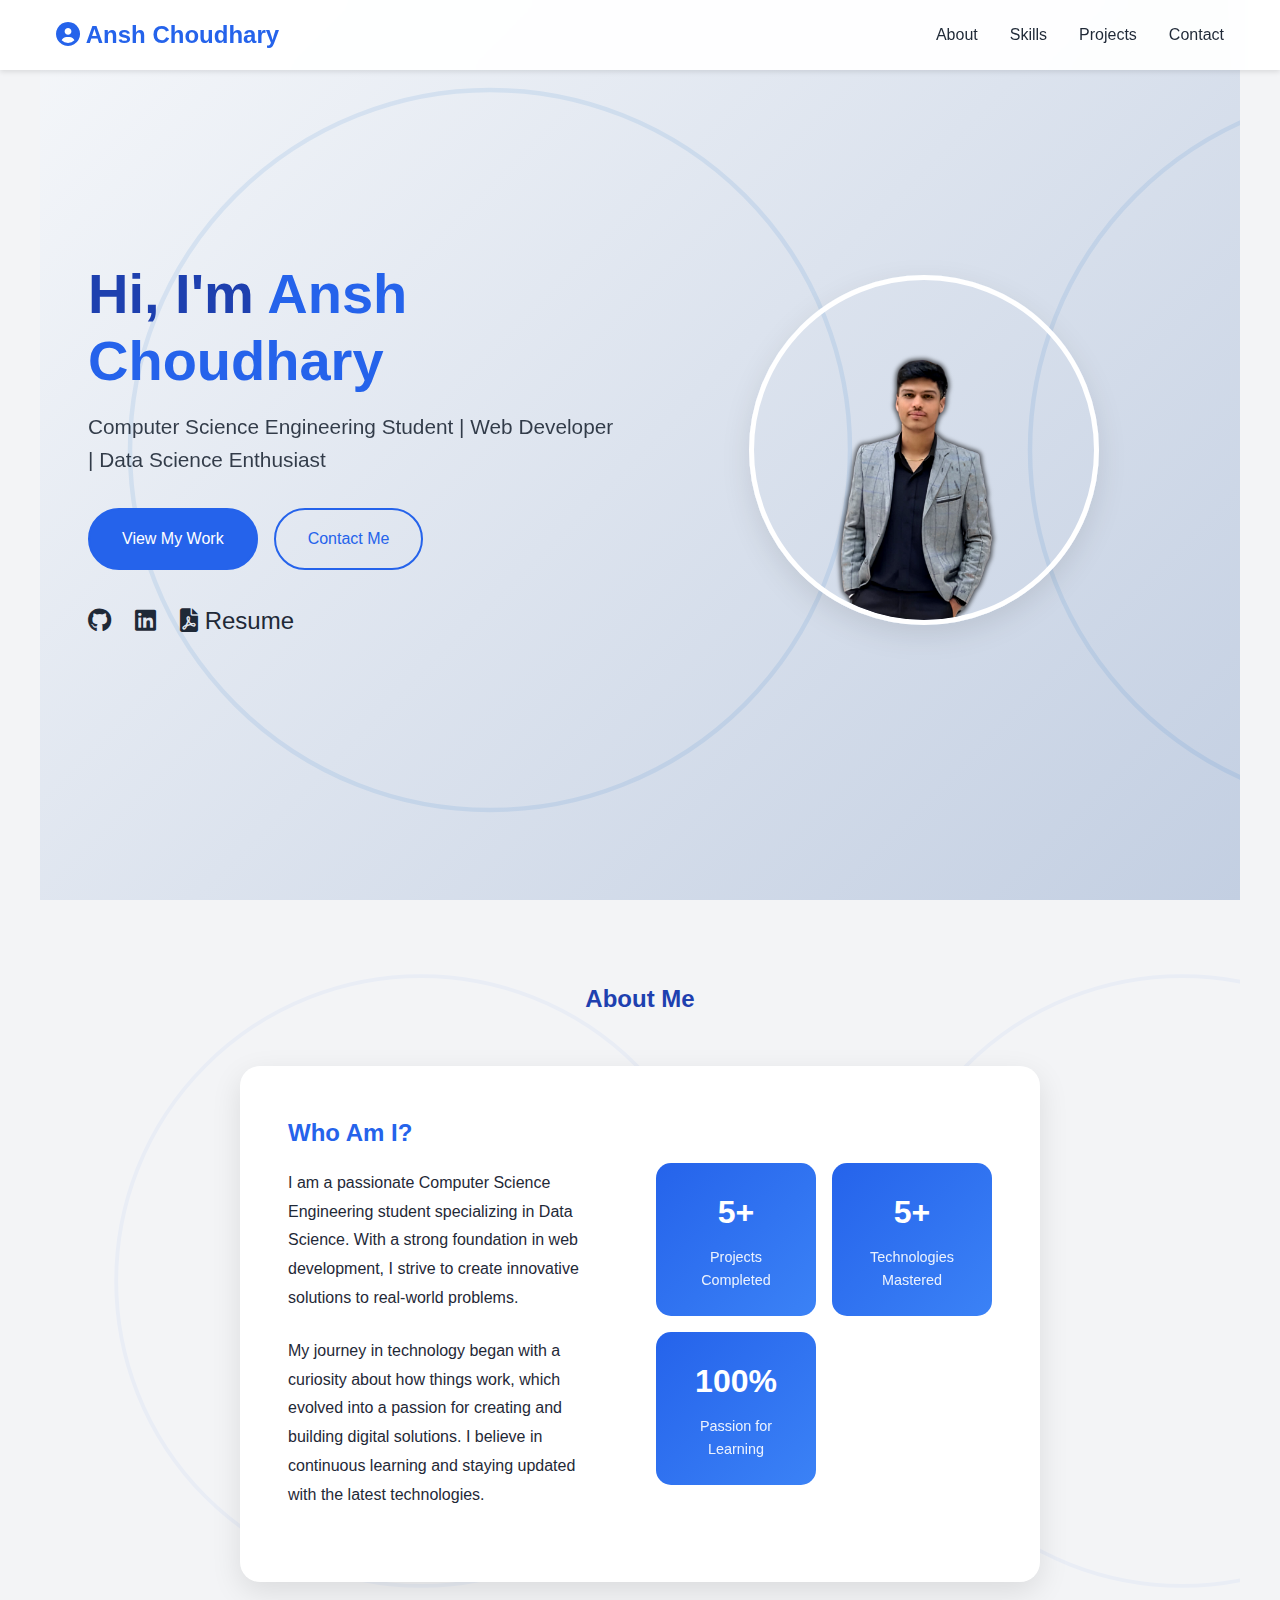
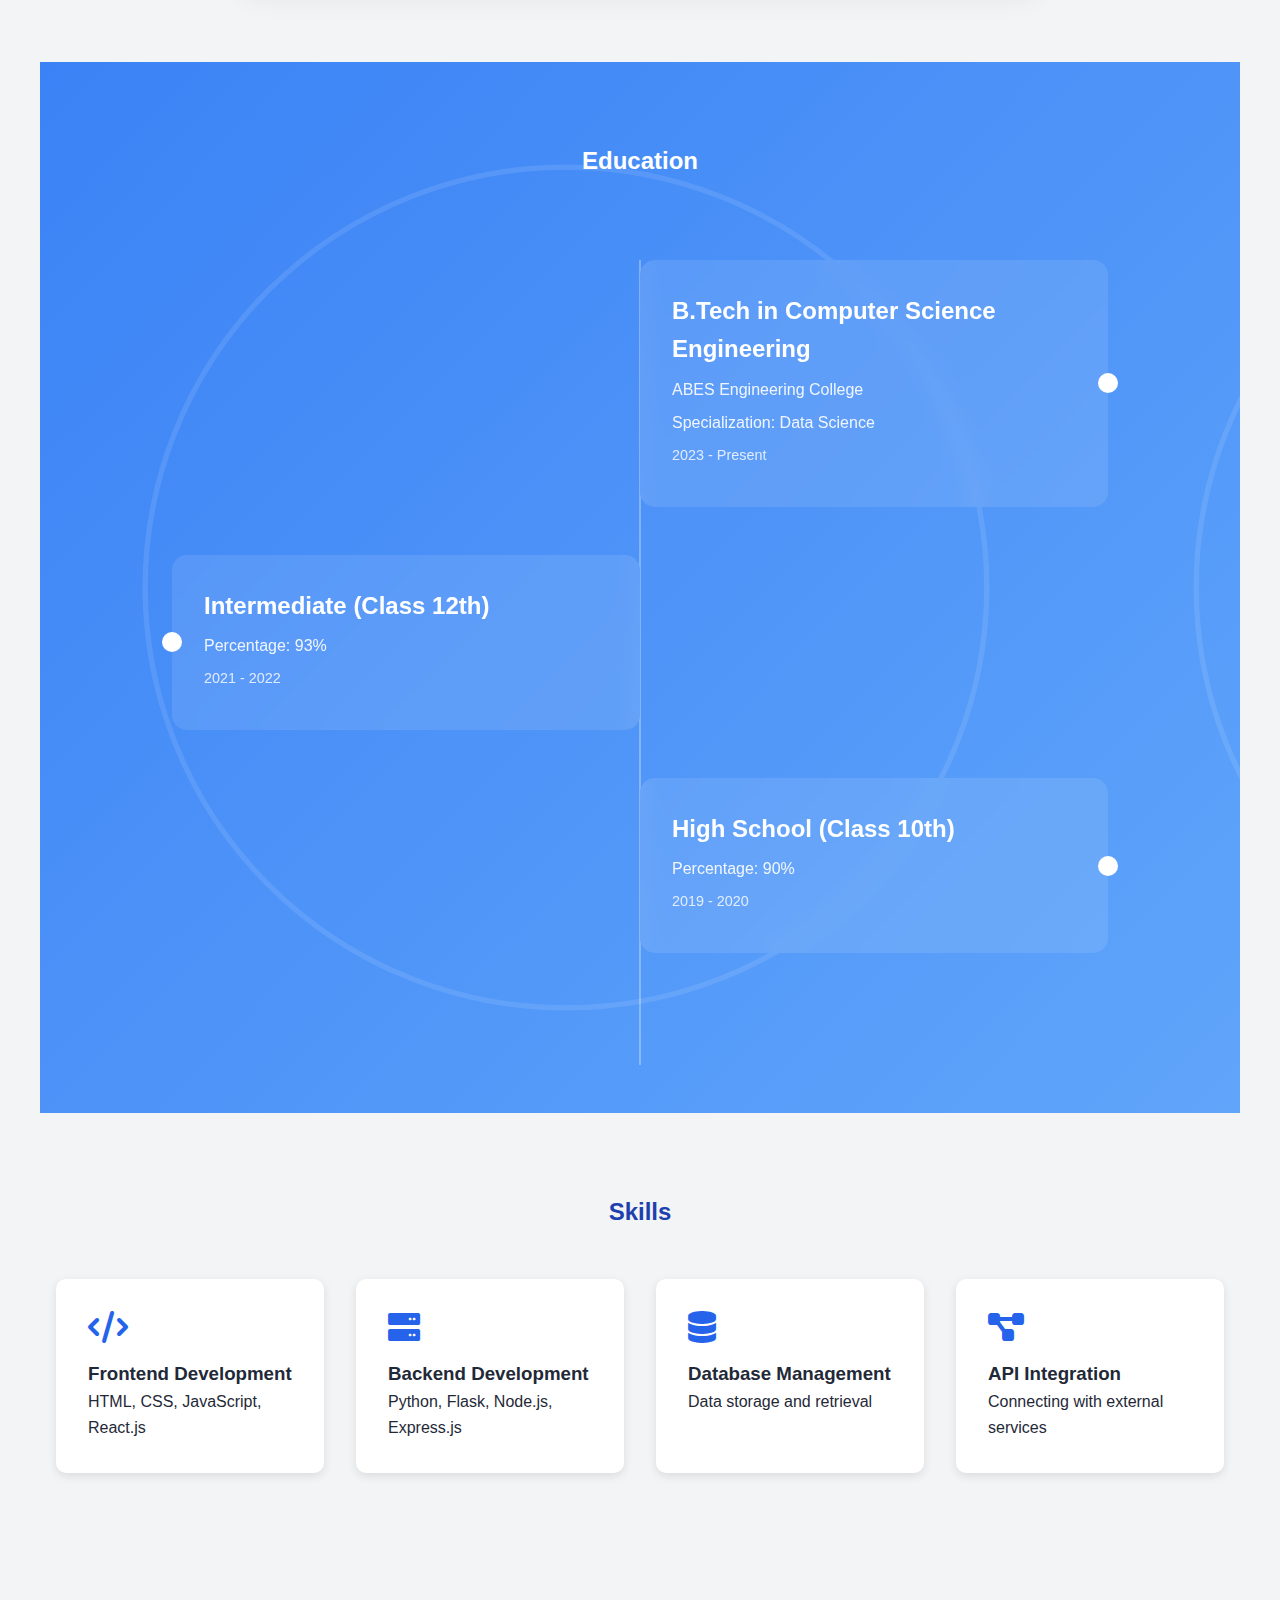
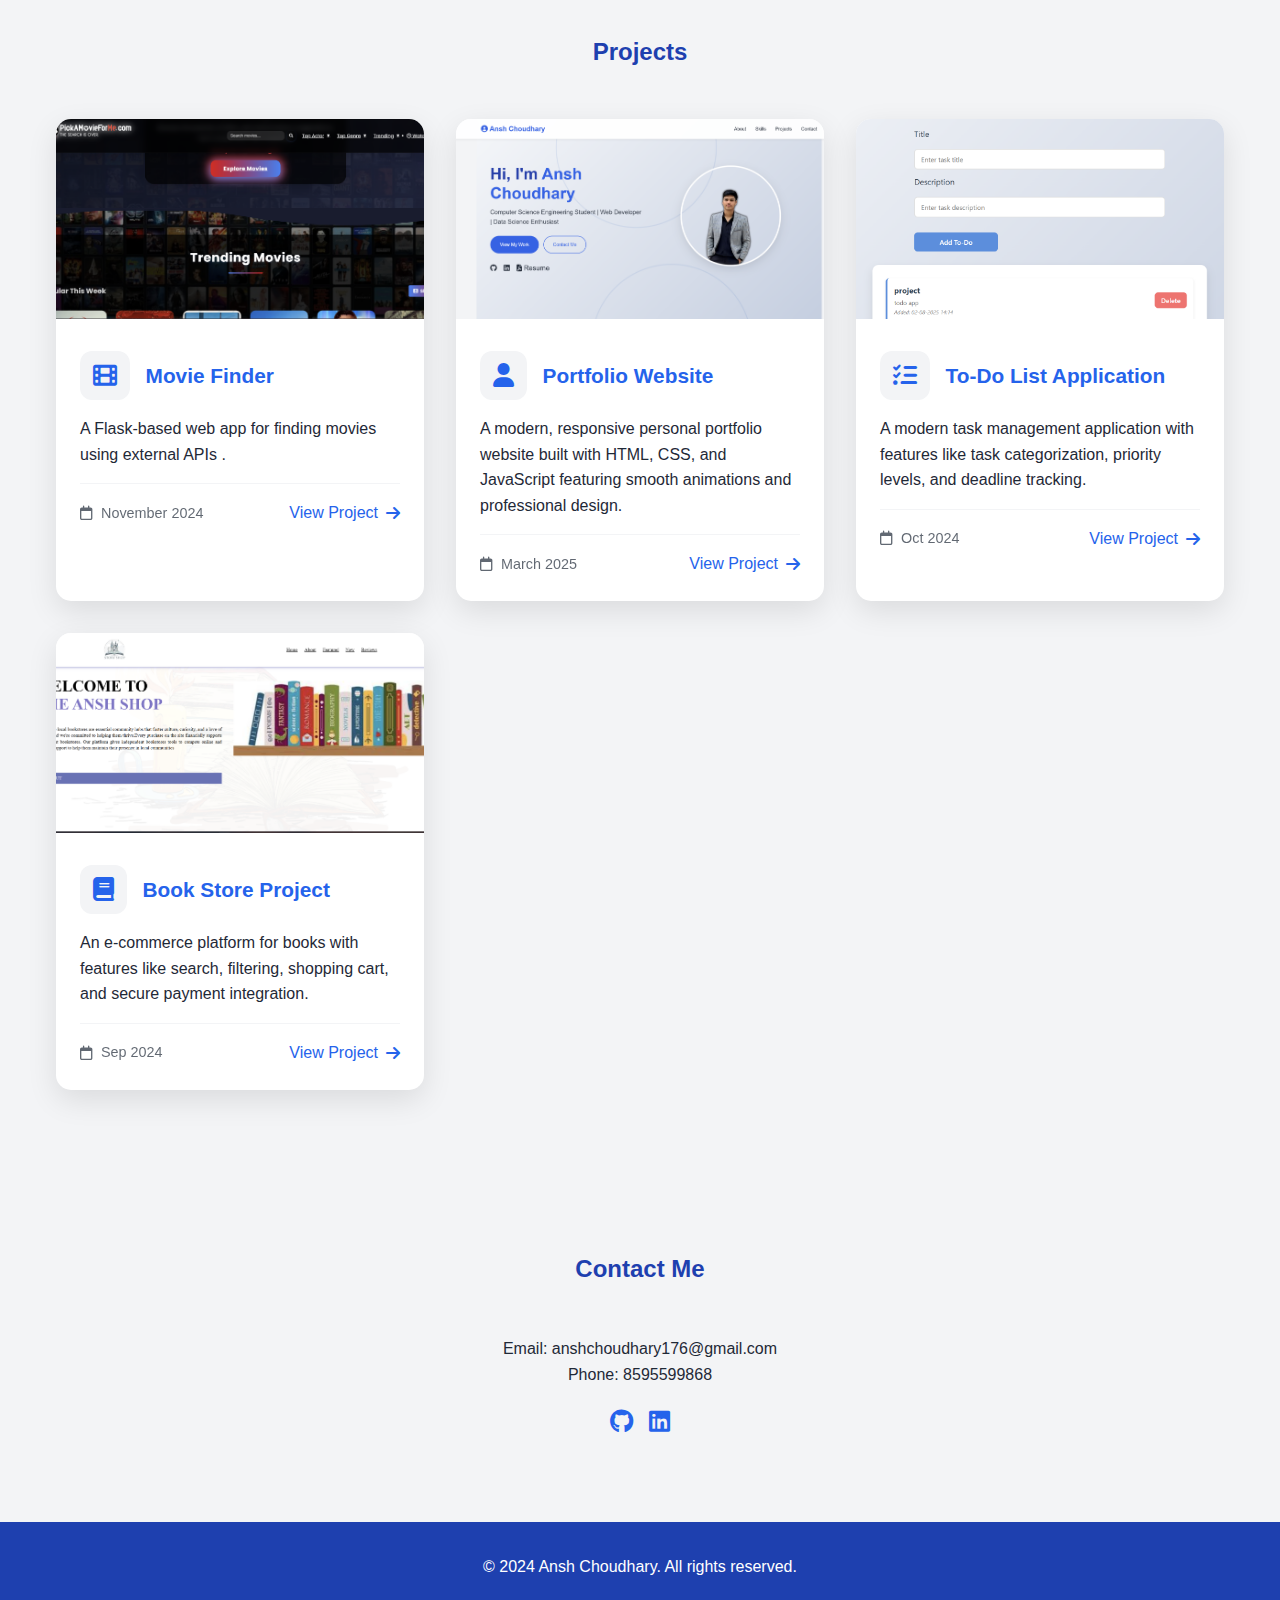
<file: portfolio-website/index.html>
<!DOCTYPE html>
<html lang="en">
<head>
    <meta charset="UTF-8">
    <meta name="viewport" content="width=device-width, initial-scale=1.0">
    <title>Ansh Choudhary | Portfolio</title>
    <link rel="stylesheet" href="https://cdnjs.cloudflare.com/ajax/libs/font-awesome/6.0.0/css/all.min.css">
    <link rel="stylesheet" href="portFolio.css">
</head>
<body>
    <nav>
        <div class="nav-container">
            <div class="logo"><i class="fas fa-user-circle"></i> Ansh Choudhary</div>
            <div class="nav-links">
                <a href="#about">About</a>
                <a href="#skills">Skills</a>
                <a href="#projects">Projects</a>
                <a href="#contact">Contact</a>
            </div>
        </div>
    </nav>

    <section class="hero">
        <div class="hero-content">
            <div class="hero-text">
                <h1>Hi, I'm <span>Ansh Choudhary</span></h1>
                <p>Computer Science Engineering Student | Web Developer | Data Science Enthusiast</p>
                <div class="cta-buttons">
                    <a href="#projects" class="cta-button">View My Work</a>
                    <a href="#contact" class="cta-button secondary">Contact Me</a>
                </div>
                <div class="social-links-hero">
                    <a href="https://github.com/Ansh-choudhary08"><i class="fab fa-github"></i></a>
                    <a href="https://www.linkedin.com/in/ansh-choudhary-ba630b293/"><i class="fab fa-linkedin"></i></a>
                    <a href="ANSH CHOUDHARY.pdf" class="resume-link" download><i class="fas fa-file-pdf"></i> Resume</a>
                </div>
            </div>
            <div class="hero-image">
                <img src="images/ANSH CHOUDHARY.png" alt="Ansh Choudhary" class="profile-image">
            </div>
        </div>
    </section>

    <section id="about">
        <h2 class="section-title">About Me</h2>
        <div class="about-content">
            <div class="about-text">
                <h3>Who Am I?</h3>
                <p>I am a passionate Computer Science Engineering student specializing in Data Science. With a strong foundation in web development, I strive to create innovative solutions to real-world problems.</p>
                <p>My journey in technology began with a curiosity about how things work, which evolved into a passion for creating and building digital solutions. I believe in continuous learning and staying updated with the latest technologies.</p>
            </div>
            <div class="about-stats">
                <div class="stat-item">
                    <h4>5+</h4>
                    <p>Projects Completed</p>
                </div>
                <div class="stat-item">
                    <h4>5+</h4>
                    <p>Technologies Mastered</p>
                </div>
                <div class="stat-item">
                    <h4>100%</h4>
                    <p>Passion for Learning</p>
                </div>
            </div>
        </div>
    </section>

    <section id="education">
        <h2 class="section-title" style="color: white;">Education</h2>
        <div class="education-content">
            <div class="education-timeline">
                <div class="timeline-item">
                    <div class="timeline-content">
                        <h3>B.Tech in Computer Science Engineering</h3>
                        <p>ABES Engineering College</p>
                        <p>Specialization: Data Science</p>
                        <p class="date">2023 - Present</p>
                    </div>
                </div>
                <div class="timeline-item">
                    <div class="timeline-content">
                        <h3>Intermediate (Class 12th)</h3>
                        <p>Percentage: 93%</p>
                        <p class="date">2021 - 2022</p>
                    </div>
                </div>
                <div class="timeline-item">
                    <div class="timeline-content">
                        <h3>High School (Class 10th)</h3>
                        <p>Percentage: 90%</p>
                        <p class="date">2019 - 2020</p>
                    </div>
                </div>
            </div>
        </div>
    </section>

    <section id="skills">
        <h2 class="section-title">Skills</h2>
        <div class="skills-grid">
            <div class="skill-card">
                <i class="fas fa-code"></i>
                <h3>Frontend Development</h3>
                <p>HTML, CSS, JavaScript, React.js</p>
            </div>
            <div class="skill-card">
                <i class="fas fa-server"></i>
                <h3>Backend Development</h3>
                <p>Python, Flask, Node.js, Express.js</p>
            </div>
            <div class="skill-card">
                <i class="fas fa-database"></i>
                <h3>Database Management</h3>
                <p>Data storage and retrieval</p>
            </div>
            <div class="skill-card">
                <i class="fas fa-project-diagram"></i>
                <h3>API Integration</h3>
                <p>Connecting with external services</p>
            </div>
        </div>
    </section>

    <section id="projects">
        <h2 class="section-title">Projects</h2>
        <div class="projects-grid">
            <div class="project-card">
                <div class="project-image">
                    <img src="images/movie-finder.png" alt="Movie Recommendation System">
                    <div class="project-overlay">
                        <a href="https://movie-finder-7tla.onrender.com" class="project-link"><i class="fas fa-external-link-alt"></i></a>
                        <a href="https://github.com/Ansh-choudhary08/Movie_recommendation" class="github-link"><i class="fab fa-github"></i></a>
                    </div>
                </div>
                <div class="project-info">
                    <div class="project-header">
                        <i class="fas fa-film project-icon"></i>
                        <h3>Movie Finder</h3>
                    </div>
                    <p>A Flask-based web app for finding movies using external APIs .</p>
                    <div class="project-footer">
                        <span class="project-date"><i class="far fa-calendar"></i> November 2024</span>
                        <a href="https://movie-finder-7tla.onrender.com" class="view-project">View Project <i class="fas fa-arrow-right"></i></a>
                    </div>
                </div>
            </div>

            <div class="project-card">
                <div class="project-image">
                    <img src="images/portfolio.png" alt="Portfolio Website">
                    <div class="project-overlay">
                        <a href="#" class="project-link"><i class="fas fa-external-link-alt"></i></a>
                        <a href="https://github.com/Ansh-choudhary08/CodSofT/tree/main/portfolio%20website" class="github-link"><i class="fab fa-github"></i></a>
                    </div>
                </div>
                <div class="project-info">
                    <div class="project-header">
                        <i class="fas fa-user project-icon"></i>
                        <h3>Portfolio Website</h3>
                    </div>
                    <p>A modern, responsive personal portfolio website built with HTML, CSS, and JavaScript featuring smooth animations and professional design.</p>
                    <div class="project-footer">
                        <span class="project-date"><i class="far fa-calendar"></i> March 2025</span>
                        <a href="#" class="view-project">View Project <i class="fas fa-arrow-right"></i></a>
                    </div>
                </div>
            </div>

            <div class="project-card">
                <div class="project-image">
                    <img src="images/to-do.png" alt="To-Do List Application">
                    <div class="project-overlay">
                        <a href="#" class="project-link"><i class="fas fa-external-link-alt"></i></a>
                        <a href="https://github.com/Ansh-choudhary08/Todo" class="github-link"><i class="fab fa-github"></i></a>
                    </div>
                </div>
                <div class="project-info">
                    <div class="project-header">
                        <i class="fas fa-tasks project-icon"></i>
                        <h3>To-Do List Application</h3>
                    </div>
                    <p>A modern task management application with features like task categorization, priority levels, and deadline tracking.</p>
                    <div class="project-footer">
                        <span class="project-date"><i class="far fa-calendar"></i> Oct 2024</span>
                        <a href="#" class="view-project">View Project <i class="fas fa-arrow-right"></i></a>
                    </div>
                </div>
            </div>

            <div class="project-card">
                <div class="project-image">
                    <img src="images/book store.png" alt="Book Store Project">
                    <div class="project-overlay">
                        <a href="#" class="project-link"><i class="fas fa-external-link-alt"></i></a>
                        <a href="https://github.com/Ansh-choudhary08/book_store" class="github-link"><i class="fab fa-github"></i></a>
                    </div>
                </div>
                <div class="project-info">
                    <div class="project-header">
                        <i class="fas fa-book project-icon"></i>
                        <h3>Book Store Project</h3>
                    </div>
                    <p>An e-commerce platform for books with features like search, filtering, shopping cart, and secure payment integration.</p>
                    <div class="project-footer">
                        <span class="project-date"><i class="far fa-calendar"></i> Sep 2024</span>
                        <a href="#" class="view-project">View Project <i class="fas fa-arrow-right"></i></a>
                    </div>
                </div>
            </div>
        </div>
    </section>

    <section id="contact">
        <h2 class="section-title">Contact Me</h2>
        <div class="contact-info">
            <p>Email: anshchoudhary176@gmail.com</p>
            <p>Phone: 8595599868</p>
            <div class="social-links">
                <a href="https://github.com/Ansh-choudhary08"><i class="fab fa-github"></i></a>
                <a href="https://www.linkedin.com/in/ansh-choudhary-ba630b293/"><i class="fab fa-linkedin"></i></a>
            </div>
        </div>
    </section>

    <footer>
        <p>&copy; 2024 Ansh Choudhary. All rights reserved.</p>
    </footer>
</body>
</html>
</file>
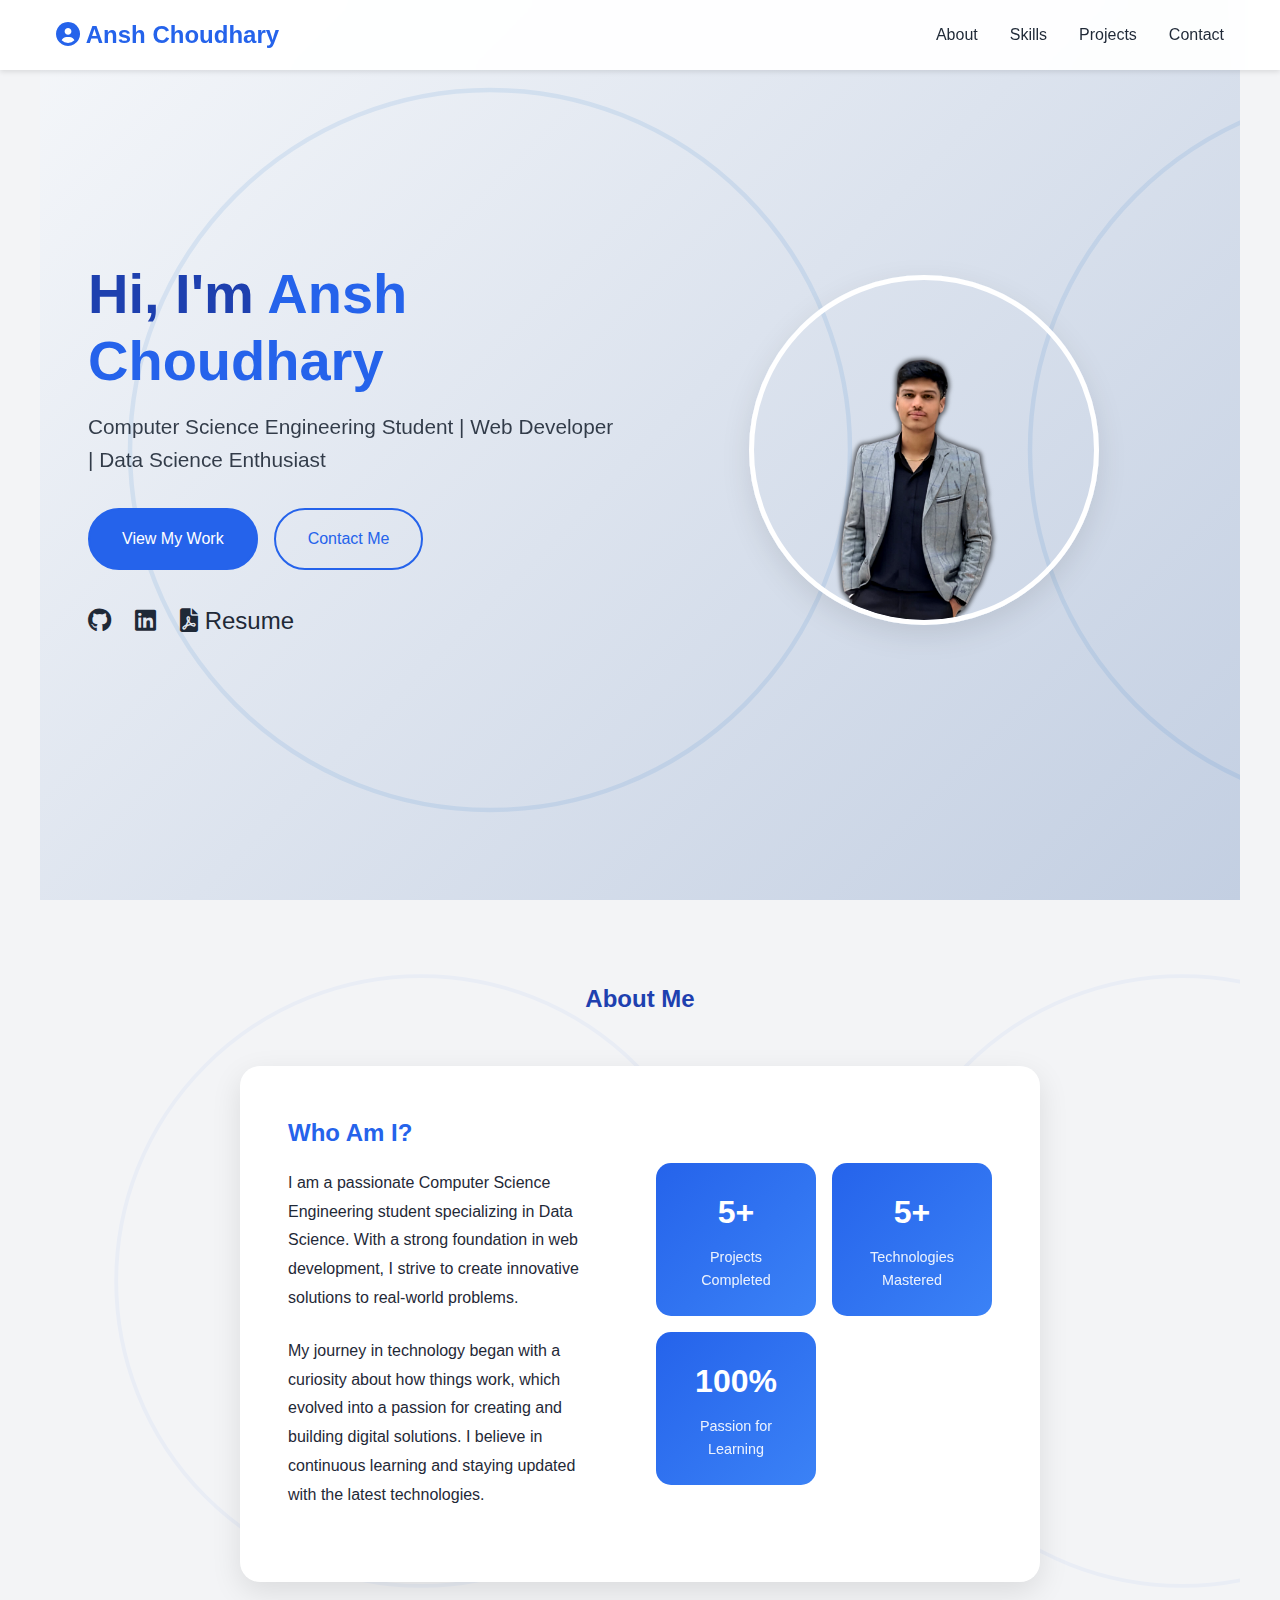
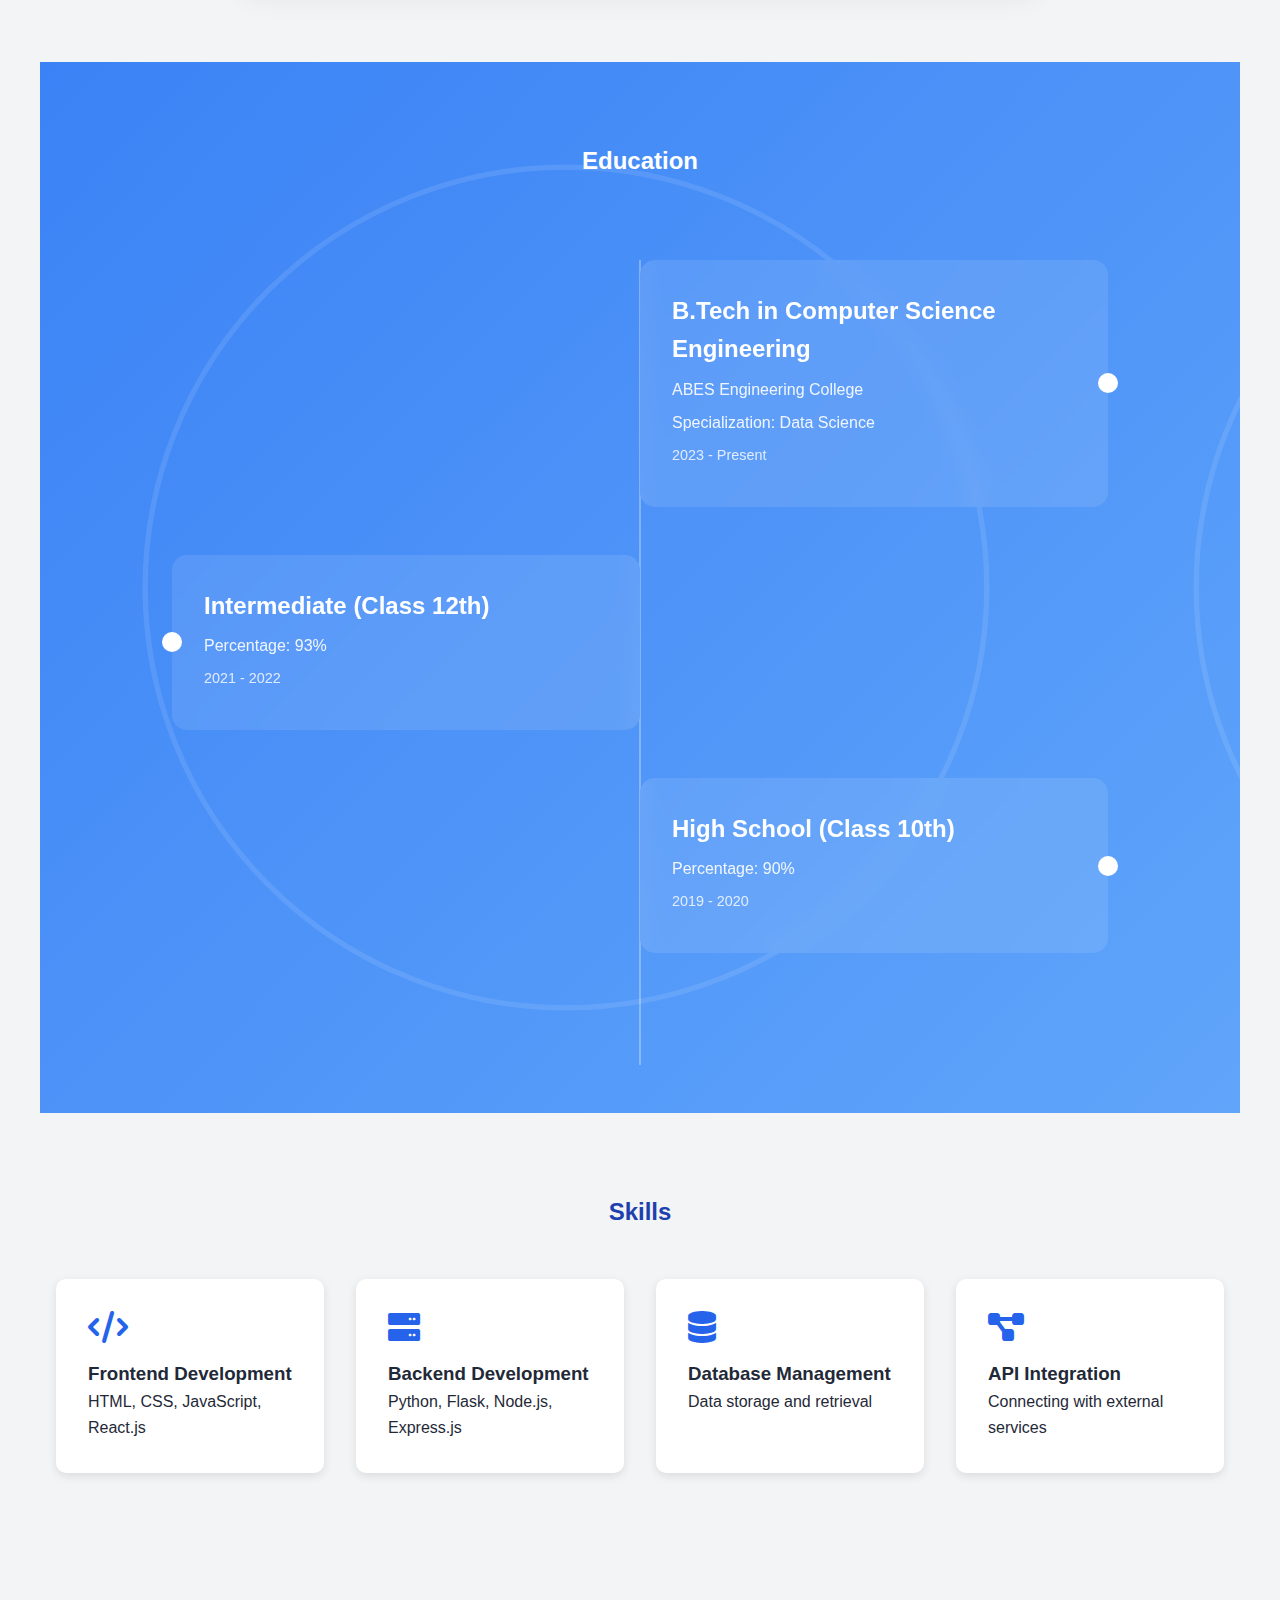
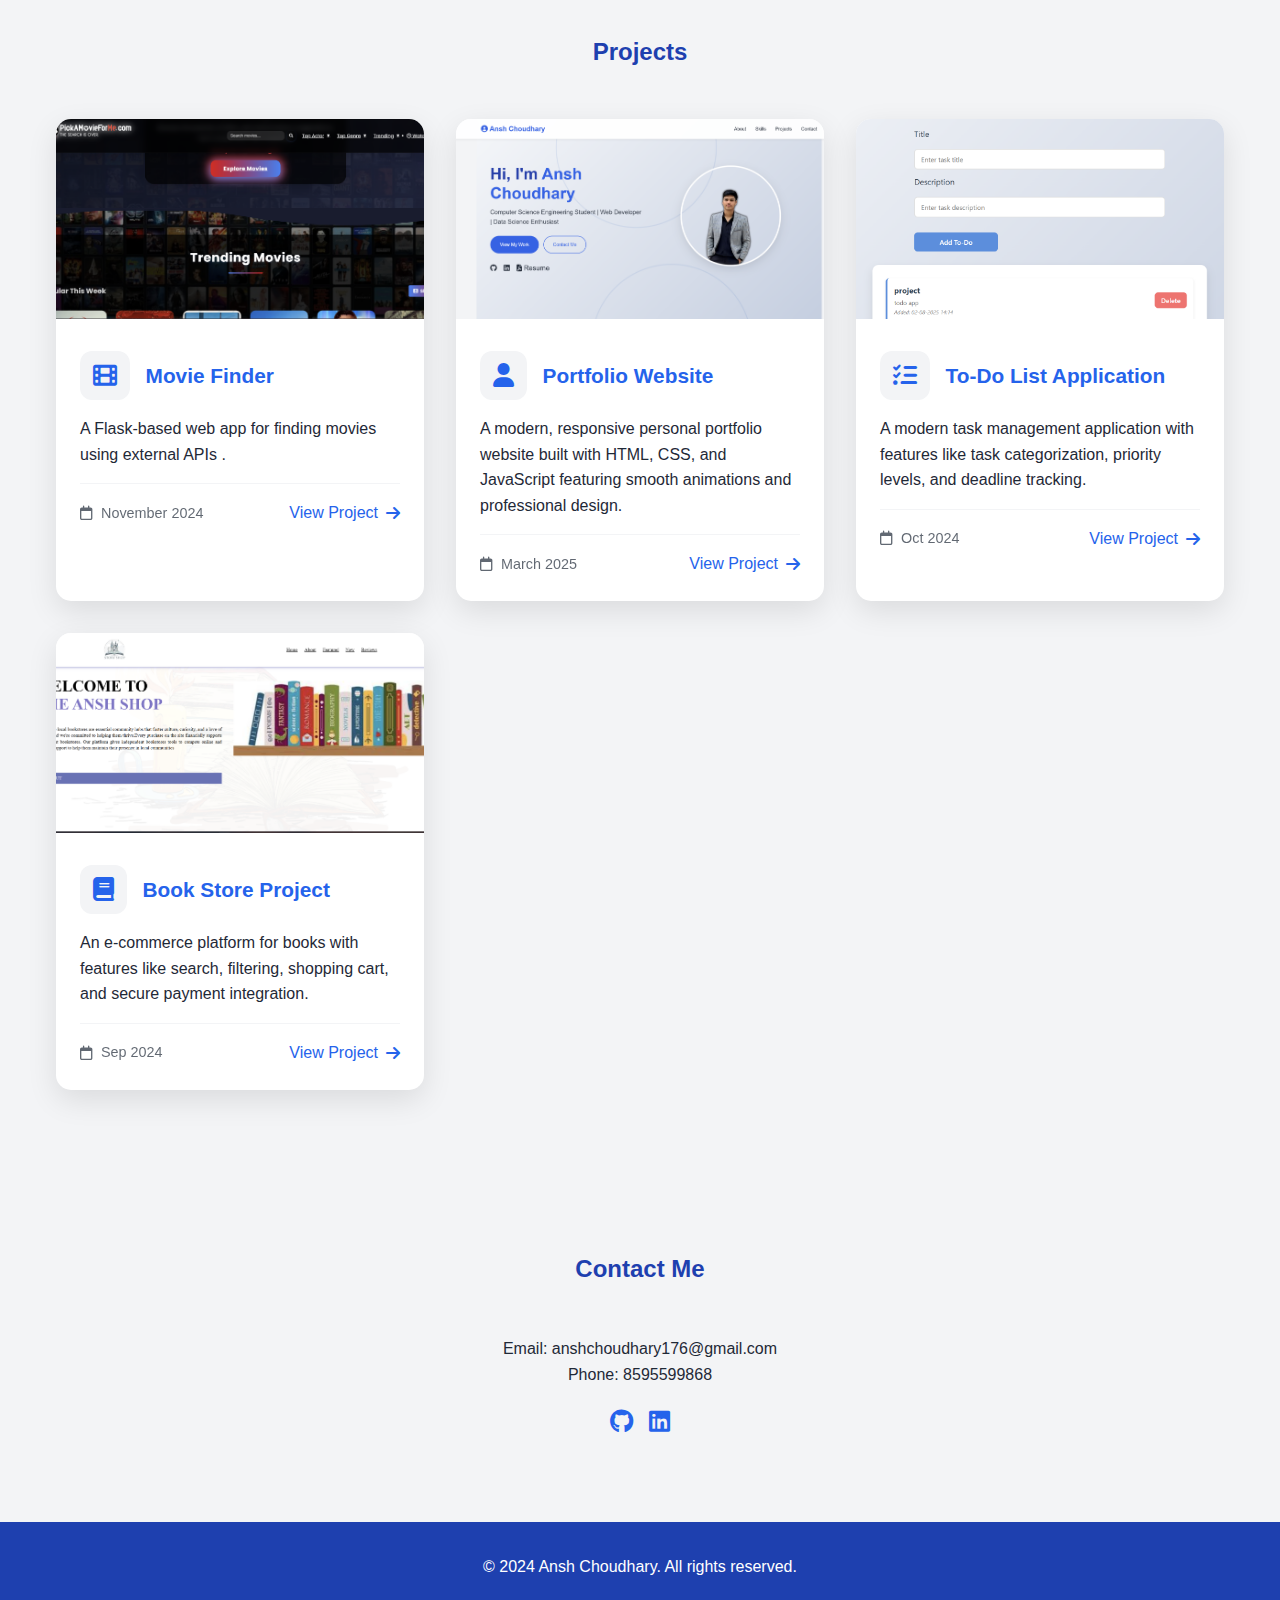
<file: portfolio-website/portFolio.html>
<!DOCTYPE html>
<html lang="en">
<head>
    <meta charset="UTF-8">
    <meta name="viewport" content="width=device-width, initial-scale=1.0">
    <title>Ansh Choudhary | Portfolio</title>
    <link rel="stylesheet" href="https://cdnjs.cloudflare.com/ajax/libs/font-awesome/6.0.0/css/all.min.css">
    <link rel="stylesheet" href="portFolio.css">
</head>
<body>
    <nav>
        <div class="nav-container">
            <div class="logo"><i class="fas fa-user-circle"></i> Ansh Choudhary</div>
            <div class="nav-links">
                <a href="#about">About</a>
                <a href="#skills">Skills</a>
                <a href="#projects">Projects</a>
                <a href="#contact">Contact</a>
            </div>
        </div>
    </nav>

    <section class="hero">
        <div class="hero-content">
            <div class="hero-text">
                <h1>Hi, I'm <span>Ansh Choudhary</span></h1>
                <p>Computer Science Engineering Student | Web Developer | Data Science Enthusiast</p>
                <div class="cta-buttons">
                    <a href="#projects" class="cta-button">View My Work</a>
                    <a href="#contact" class="cta-button secondary">Contact Me</a>
                </div>
                <div class="social-links-hero">
                    <a href="https://github.com/Ansh-choudhary08"><i class="fab fa-github"></i></a>
                    <a href="https://www.linkedin.com/in/ansh-choudhary-ba630b293/"><i class="fab fa-linkedin"></i></a>
                    <a href="images/ANSH CHOUDHARY.pdf" class="resume-link" download><i class="fas fa-file-pdf"></i> Resume</a>
                </div>
            </div>
            <div class="hero-image">
                <img src="images/ANSH CHOUDHARY.png" alt="Ansh Choudhary" class="profile-image">
            </div>
        </div>
    </section>

    <section id="about">
        <h2 class="section-title">About Me</h2>
        <div class="about-content">
            <div class="about-text">
                <h3>Who Am I?</h3>
                <p>I am a passionate Computer Science Engineering student specializing in Data Science. With a strong foundation in web development, I strive to create innovative solutions to real-world problems.</p>
                <p>My journey in technology began with a curiosity about how things work, which evolved into a passion for creating and building digital solutions. I believe in continuous learning and staying updated with the latest technologies.</p>
            </div>
            <div class="about-stats">
                <div class="stat-item">
                    <h4>5+</h4>
                    <p>Projects Completed</p>
                </div>
                <div class="stat-item">
                    <h4>5+</h4>
                    <p>Technologies Mastered</p>
                </div>
                <div class="stat-item">
                    <h4>100%</h4>
                    <p>Passion for Learning</p>
                </div>
            </div>
        </div>
    </section>

    <section id="education">
        <h2 class="section-title" style="color: white;">Education</h2>
        <div class="education-content">
            <div class="education-timeline">
                <div class="timeline-item">
                    <div class="timeline-content">
                        <h3>B.Tech in Computer Science Engineering</h3>
                        <p>ABES Engineering College</p>
                        <p>Specialization: Data Science</p>
                        <p class="date">2023 - Present</p>
                    </div>
                </div>
                <div class="timeline-item">
                    <div class="timeline-content">
                        <h3>Intermediate (Class 12th)</h3>
                        <p>Percentage: 93%</p>
                        <p class="date">2021 - 2022</p>
                    </div>
                </div>
                <div class="timeline-item">
                    <div class="timeline-content">
                        <h3>High School (Class 10th)</h3>
                        <p>Percentage: 90%</p>
                        <p class="date">2019 - 2020</p>
                    </div>
                </div>
            </div>
        </div>
    </section>

    <section id="skills">
        <h2 class="section-title">Skills</h2>
        <div class="skills-grid">
            <div class="skill-card">
                <i class="fas fa-code"></i>
                <h3>Frontend Development</h3>
                <p>HTML, CSS, JavaScript, React.js</p>
            </div>
            <div class="skill-card">
                <i class="fas fa-server"></i>
                <h3>Backend Development</h3>
                <p>Python, Flask, Node.js, Express.js</p>
            </div>
            <div class="skill-card">
                <i class="fas fa-database"></i>
                <h3>Database Management</h3>
                <p>Data storage and retrieval</p>
            </div>
            <div class="skill-card">
                <i class="fas fa-project-diagram"></i>
                <h3>API Integration</h3>
                <p>Connecting with external services</p>
            </div>
        </div>
    </section>

    <section id="projects">
        <h2 class="section-title">Projects</h2>
        <div class="projects-grid">
            <div class="project-card">
                <div class="project-image">
                    <img src="images/movie-finder.png" alt="Movie Recommendation System">
                    <div class="project-overlay">
                        <a href="https://movie-finder-7tla.onrender.com" class="project-link"><i class="fas fa-external-link-alt"></i></a>
                        <a href="https://github.com/Ansh-choudhary08/Movie_recommendation" class="github-link"><i class="fab fa-github"></i></a>
                    </div>
                </div>
                <div class="project-info">
                    <div class="project-header">
                        <i class="fas fa-film project-icon"></i>
                        <h3>Movie Finder</h3>
                    </div>
                    <p>A Flask-based web app for finding movies using external APIs .</p>
                    <div class="project-footer">
                        <span class="project-date"><i class="far fa-calendar"></i> November 2024</span>
                        <a href="https://movie-finder-7tla.onrender.com" class="view-project">View Project <i class="fas fa-arrow-right"></i></a>
                    </div>
                </div>
            </div>

            <div class="project-card">
                <div class="project-image">
                    <img src="images/portfolio.png" alt="Portfolio Website">
                    <div class="project-overlay">
                        <a href="#" class="project-link"><i class="fas fa-external-link-alt"></i></a>
                        <a href="https://github.com/Ansh-choudhary08/CodSofT/tree/main/portfolio%20website" class="github-link"><i class="fab fa-github"></i></a>
                    </div>
                </div>
                <div class="project-info">
                    <div class="project-header">
                        <i class="fas fa-user project-icon"></i>
                        <h3>Portfolio Website</h3>
                    </div>
                    <p>A modern, responsive personal portfolio website built with HTML, CSS, and JavaScript featuring smooth animations and professional design.</p>
                    <div class="project-footer">
                        <span class="project-date"><i class="far fa-calendar"></i> March 2025</span>
                        <a href="#" class="view-project">View Project <i class="fas fa-arrow-right"></i></a>
                    </div>
                </div>
            </div>

            <div class="project-card">
                <div class="project-image">
                    <img src="images/to-do.png" alt="To-Do List Application">
                    <div class="project-overlay">
                        <a href="#" class="project-link"><i class="fas fa-external-link-alt"></i></a>
                        <a href="https://github.com/Ansh-choudhary08/Todo" class="github-link"><i class="fab fa-github"></i></a>
                    </div>
                </div>
                <div class="project-info">
                    <div class="project-header">
                        <i class="fas fa-tasks project-icon"></i>
                        <h3>To-Do List Application</h3>
                    </div>
                    <p>A modern task management application with features like task categorization, priority levels, and deadline tracking.</p>
                    <div class="project-footer">
                        <span class="project-date"><i class="far fa-calendar"></i> Oct 2024</span>
                        <a href="#" class="view-project">View Project <i class="fas fa-arrow-right"></i></a>
                    </div>
                </div>
            </div>

            <div class="project-card">
                <div class="project-image">
                    <img src="images/book store.png" alt="Book Store Project">
                    <div class="project-overlay">
                        <a href="#" class="project-link"><i class="fas fa-external-link-alt"></i></a>
                        <a href="https://github.com/Ansh-choudhary08/book_store" class="github-link"><i class="fab fa-github"></i></a>
                    </div>
                </div>
                <div class="project-info">
                    <div class="project-header">
                        <i class="fas fa-book project-icon"></i>
                        <h3>Book Store Project</h3>
                    </div>
                    <p>An e-commerce platform for books with features like search, filtering, shopping cart, and secure payment integration.</p>
                    <div class="project-footer">
                        <span class="project-date"><i class="far fa-calendar"></i> Sep 2024</span>
                        <a href="#" class="view-project">View Project <i class="fas fa-arrow-right"></i></a>
                    </div>
                </div>
            </div>
        </div>
    </section>

    <section id="contact">
        <h2 class="section-title">Contact Me</h2>
        <div class="contact-info">
            <p>Email: anshchoudhary176@gmail.com</p>
            <p>Phone: 8595599868</p>
            <div class="social-links">
                <a href="https://github.com/Ansh-choudhary08"><i class="fab fa-github"></i></a>
                <a href="https://www.linkedin.com/in/ansh-choudhary-ba630b293/"><i class="fab fa-linkedin"></i></a>
            </div>
        </div>
    </section>

    <footer>
        <p>&copy; 2024 Ansh Choudhary. All rights reserved.</p>
    </footer>
</body>
</html>
</file>
<file: portfolio-website/portFolio.css>
:root {
    --primary-color: #2563eb;
    --secondary-color: #1e40af;
    --accent-color: #3b82f6;
    --text-color: #1f2937;
    --light-bg: #f3f4f6;
    --card-bg: #ffffff;
    --gradient-1: linear-gradient(135deg, #2563eb 0%, #3b82f6 100%);
    --gradient-2: linear-gradient(135deg, #3b82f6 0%, #60a5fa 100%);
}

* {
    margin: 0;
    padding: 0;
    box-sizing: border-box;
}

body {
    font-family: 'Arial', sans-serif;
    line-height: 1.6;
    color: var(--text-color);
    background-color: var(--light-bg);
}

/* Navigation */
nav {
    background-color: rgba(255, 255, 255, 0.95);
    backdrop-filter: blur(10px);
    box-shadow: 0 2px 5px rgba(0,0,0,0.1);
    position: fixed;
    width: 100%;
    top: 0;
    z-index: 1000;
}

.nav-container {
    max-width: 1200px;
    margin: 0 auto;
    padding: 1rem;
    display: flex;
    justify-content: space-between;
    align-items: center;
}

.logo {
    font-size: 1.5rem;
    font-weight: bold;
    color: var(--primary-color);
}

.nav-links {
    display: flex;
    gap: 2rem;
}

.nav-links a {
    text-decoration: none;
    color: var(--text-color);
    transition: color 0.3s;
    font-weight: 500;
}

.nav-links a:hover {
    color: var(--primary-color);
}

/* Hero Section */
.hero {
    min-height: 100vh;
    display: flex;
    align-items: center;
    justify-content: center;
    background: linear-gradient(135deg, #f5f7fa 0%, #c3cfe2 100%);
    position: relative;
    overflow: hidden;
}

.hero::before {
    content: '';
    position: absolute;
    width: 100%;
    height: 100%;
    background: url('data:image/svg+xml,<svg xmlns="http://www.w3.org/2000/svg" viewBox="0 0 100 100"><rect width="100" height="100" fill="none"/><circle cx="50" cy="50" r="40" stroke="%230a66c2" stroke-width="0.5" fill="none"/></svg>') repeat;
    opacity: 0.1;
    animation: rotate 20s linear infinite;
}

@keyframes rotate {
    from { transform: rotate(0deg); }
    to { transform: rotate(360deg); }
}

.hero-content {
    max-width: 1200px;
    margin: 0 auto;
    padding: 2rem;
    display: grid;
    grid-template-columns: 1fr 1fr;
    gap: 2rem;
    align-items: center;
    position: relative;
    z-index: 1;
}

.hero-text {
    text-align: left;
}

.hero h1 {
    font-size: 3.5rem;
    margin-bottom: 1rem;
    color: var(--secondary-color);
    line-height: 1.2;
}

.hero h1 span {
    color: var(--primary-color);
}

.hero p {
    font-size: 1.3rem;
    margin-bottom: 2rem;
    color: var(--text-color);
    opacity: 0.9;
}

.hero-image {
    position: relative;
    display: flex;
    justify-content: center;
    align-items: center;
    background: transparent;
}

.profile-image {
    width: 350px;
    height: 350px;
    border-radius: 50%;
    object-fit: cover;
    object-position: center;
    border: 5px solid white;
    box-shadow: 0 10px 30px rgba(0,0,0,0.1);
    animation: float 6s ease-in-out infinite;
    image-rendering: -webkit-optimize-contrast;
    image-rendering: crisp-edges;
    filter: contrast(1.1) brightness(1.05) saturate(1.1);
    background: transparent;
}

@keyframes float {
    0% { transform: translateY(0px); }
    50% { transform: translateY(-20px); }
    100% { transform: translateY(0px); }
}

.cta-buttons {
    display: flex;
    gap: 1rem;
    margin-top: 2rem;
}

.cta-button {
    display: inline-block;
    padding: 1rem 2rem;
    background-color: var(--primary-color);
    color: white;
    text-decoration: none;
    border-radius: 50px;
    transition: all 0.3s;
    font-weight: 500;
    border: 2px solid var(--primary-color);
}

.cta-button:hover {
    transform: translateY(-3px);
    box-shadow: 0 10px 20px rgba(0,0,0,0.1);
}

.cta-button.secondary {
    background-color: transparent;
    color: var(--primary-color);
}

.cta-button.secondary:hover {
    background-color: var(--primary-color);
    color: white;
}

.social-links-hero {
    display: flex;
    gap: 1.5rem;
    margin-top: 2rem;
}

.social-links-hero a {
    color: var(--text-color);
    font-size: 1.5rem;
    transition: all 0.3s;
}

.social-links-hero a:hover {
    color: var(--primary-color);
    transform: translateY(-3px);
}

.resume-link {
    color: var(--text-color);
    font-size: 1.5rem;
    transition: all 0.3s;
    text-decoration: none;
}

.resume-link:hover {
    color: var(--primary-color);
    transform: translateY(-3px);
}

/* Sections */
section {
    padding: 5rem 1rem;
    max-width: 1200px;
    margin: 0 auto;
}

.section-title {
    text-align: center;
    margin-bottom: 3rem;
    color: var(--secondary-color);
}

/* Skills Section */
.skills-grid {
    display: grid;
    grid-template-columns: repeat(auto-fit, minmax(250px, 1fr));
    gap: 2rem;
}

.skill-card {
    background: white;
    padding: 2rem;
    border-radius: 10px;
    box-shadow: 0 3px 10px rgba(0,0,0,0.1);
    transition: transform 0.3s;
}

.skill-card:hover {
    transform: translateY(-5px);
}

.skill-card i {
    font-size: 2rem;
    color: var(--primary-color);
    margin-bottom: 1rem;
}

/* Projects Section */
.projects-grid {
    display: grid;
    grid-template-columns: repeat(auto-fit, minmax(300px, 1fr));
    gap: 2rem;
}

.project-card {
    background: white;
    border-radius: 15px;
    overflow: hidden;
    box-shadow: 0 10px 30px rgba(0,0,0,0.1);
    transition: transform 0.3s ease, box-shadow 0.3s ease;
}

.project-card:hover {
    transform: translateY(-10px);
    box-shadow: 0 15px 40px rgba(0,0,0,0.2);
}

.project-image {
    position: relative;
    overflow: hidden;
}

.project-image img {
    width: 100%;
    height: 200px;
    object-fit: cover;
    transition: transform 0.3s ease;
}

.project-overlay {
    position: absolute;
    top: 0;
    left: 0;
    width: 100%;
    height: 100%;
    background: rgba(0,0,0,0.7);
    display: flex;
    justify-content: center;
    align-items: center;
    gap: 1rem;
    opacity: 0;
    transition: opacity 0.3s ease;
}

.project-card:hover .project-overlay {
    opacity: 1;
}

.project-link, .github-link {
    color: white;
    font-size: 1.5rem;
    transition: transform 0.3s ease;
}

.project-link:hover, .github-link:hover {
    transform: scale(1.2);
    color: var(--primary-color);
}

.project-info {
    padding: 1.5rem;
}

.project-header {
    display: flex;
    align-items: center;
    gap: 1rem;
    margin-bottom: 1rem;
}

.project-icon {
    font-size: 1.5rem;
    color: var(--primary-color);
    background: var(--light-bg);
    padding: 0.8rem;
    border-radius: 12px;
}

.project-info h3 {
    color: var(--primary-color);
    margin: 0;
    font-size: 1.3rem;
}

.project-info p {
    color: var(--text-color);
    margin-bottom: 1rem;
    line-height: 1.6;
}

.project-footer {
    display: flex;
    justify-content: space-between;
    align-items: center;
    margin-top: 1rem;
    padding-top: 1rem;
    border-top: 1px solid var(--light-bg);
}

.project-date {
    color: var(--text-color);
    opacity: 0.7;
    font-size: 0.9rem;
    display: flex;
    align-items: center;
    gap: 0.5rem;
}

.view-project {
    color: var(--primary-color);
    text-decoration: none;
    font-weight: 500;
    display: flex;
    align-items: center;
    gap: 0.5rem;
    transition: transform 0.3s ease;
}

.view-project:hover {
    transform: translateX(5px);
}

/* Contact Section */
.contact-info {
    text-align: center;
    margin-top: 2rem;
}

.social-links {
    display: flex;
    justify-content: center;
    gap: 1rem;
    margin-top: 1rem;
}

.social-links a {
    color: var(--primary-color);
    font-size: 1.5rem;
    transition: transform 0.3s;
}

.social-links a:hover {
    transform: translateY(-3px);
}

/* Footer */
footer {
    background-color: var(--secondary-color);
    color: white;
    text-align: center;
    padding: 2rem;
}

@media (max-width: 768px) {
    .hero-content {
        grid-template-columns: 1fr;
        text-align: center;
    }

    .hero-text {
        text-align: center;
    }

    .hero h1 {
        font-size: 2.5rem;
    }

    .cta-buttons {
        justify-content: center;
    }

    .social-links-hero {
        justify-content: center;
    }

    .profile-image {
        width: 250px;
        height: 250px;
        margin: 0 auto;
    }

    .projects-grid {
        grid-template-columns: 1fr;
    }
}

/* About Section */
#about {
    background-color: var(--light-bg);
    position: relative;
    overflow: hidden;
}

#about::before {
    content: '';
    position: absolute;
    top: 0;
    left: 0;
    width: 100%;
    height: 100%;
    background: url('data:image/svg+xml,<svg xmlns="http://www.w3.org/2000/svg" viewBox="0 0 100 100"><rect width="100" height="100" fill="none"/><circle cx="50" cy="50" r="40" stroke="%232563eb" stroke-width="0.5" fill="none"/></svg>') repeat;
    opacity: 0.05;
}

.about-content {
    position: relative;
    z-index: 1;
    max-width: 800px;
    margin: 0 auto;
    background: var(--card-bg);
    padding: 3rem;
    border-radius: 20px;
    box-shadow: 0 10px 30px rgba(0,0,0,0.1);
    display: grid;
    grid-template-columns: 1fr 1fr;
    gap: 2rem;
    align-items: center;
}

.about-text {
    padding-right: 2rem;
}

.about-text h3 {
    color: var(--primary-color);
    font-size: 1.5rem;
    margin-bottom: 1rem;
}

.about-text p {
    color: var(--text-color);
    line-height: 1.8;
    margin-bottom: 1.5rem;
}

.about-stats {
    display: grid;
    grid-template-columns: repeat(2, 1fr);
    gap: 1rem;
}

.stat-item {
    background: var(--gradient-1);
    padding: 1.5rem;
    border-radius: 15px;
    color: white;
    text-align: center;
}

.stat-item h4 {
    font-size: 2rem;
    margin-bottom: 0.5rem;
}

.stat-item p {
    font-size: 0.9rem;
    opacity: 0.9;
}

/* Education Section */
#education {
    background: var(--gradient-2);
    color: white;
    position: relative;
    overflow: hidden;
}

#education::before {
    content: '';
    position: absolute;
    top: 0;
    left: 0;
    width: 100%;
    height: 100%;
    background: url('data:image/svg+xml,<svg xmlns="http://www.w3.org/2000/svg" viewBox="0 0 100 100"><rect width="100" height="100" fill="none"/><circle cx="50" cy="50" r="40" stroke="white" stroke-width="0.5" fill="none"/></svg>') repeat;
    opacity: 0.1;
}

.education-content {
    position: relative;
    z-index: 1;
    max-width: 1000px;
    margin: 0 auto;
}

.education-timeline {
    position: relative;
    padding: 2rem 0;
}

.education-timeline::before {
    content: '';
    position: absolute;
    left: 50%;
    transform: translateX(-50%);
    width: 2px;
    height: 100%;
    background: rgba(255, 255, 255, 0.3);
}

.timeline-item {
    position: relative;
    margin-bottom: 3rem;
    width: 50%;
    padding: 0 2rem;
}

.timeline-item:nth-child(odd) {
    margin-left: auto;
    padding-left: 0;
    padding-right: 2rem;
}

.timeline-item:nth-child(even) {
    margin-right: auto;
    padding-right: 0;
    padding-left: 2rem;
}

.timeline-content {
    background: rgba(255, 255, 255, 0.1);
    padding: 2rem;
    border-radius: 15px;
    backdrop-filter: blur(10px);
    position: relative;
}

.timeline-content::before {
    content: '';
    position: absolute;
    top: 50%;
    width: 20px;
    height: 20px;
    background: white;
    border-radius: 50%;
}

.timeline-item:nth-child(odd) .timeline-content::before {
    right: -10px;
    transform: translateY(-50%);
}

.timeline-item:nth-child(even) .timeline-content::before {
    left: -10px;
    transform: translateY(-50%);
}

.timeline-content h3 {
    font-size: 1.5rem;
    margin-bottom: 0.5rem;
}

.timeline-content p {
    opacity: 0.9;
    margin-bottom: 0.5rem;
}

.timeline-content .date {
    font-size: 0.9rem;
    opacity: 0.8;
}

@media (max-width: 768px) {
    .about-content {
        grid-template-columns: 1fr;
        padding: 2rem;
    }

    .about-text {
        padding-right: 0;
    }

    .timeline-item {
        width: 100%;
        padding: 0 1rem;
    }

    .timeline-item:nth-child(odd),
    .timeline-item:nth-child(even) {
        margin: 0 0 2rem 0;
        padding: 0 1rem;
    }

    .education-timeline::before {
        left: 0;
    }

    .timeline-content::before {
        left: -10px !important;
        right: auto !important;
    }
}
</file>
